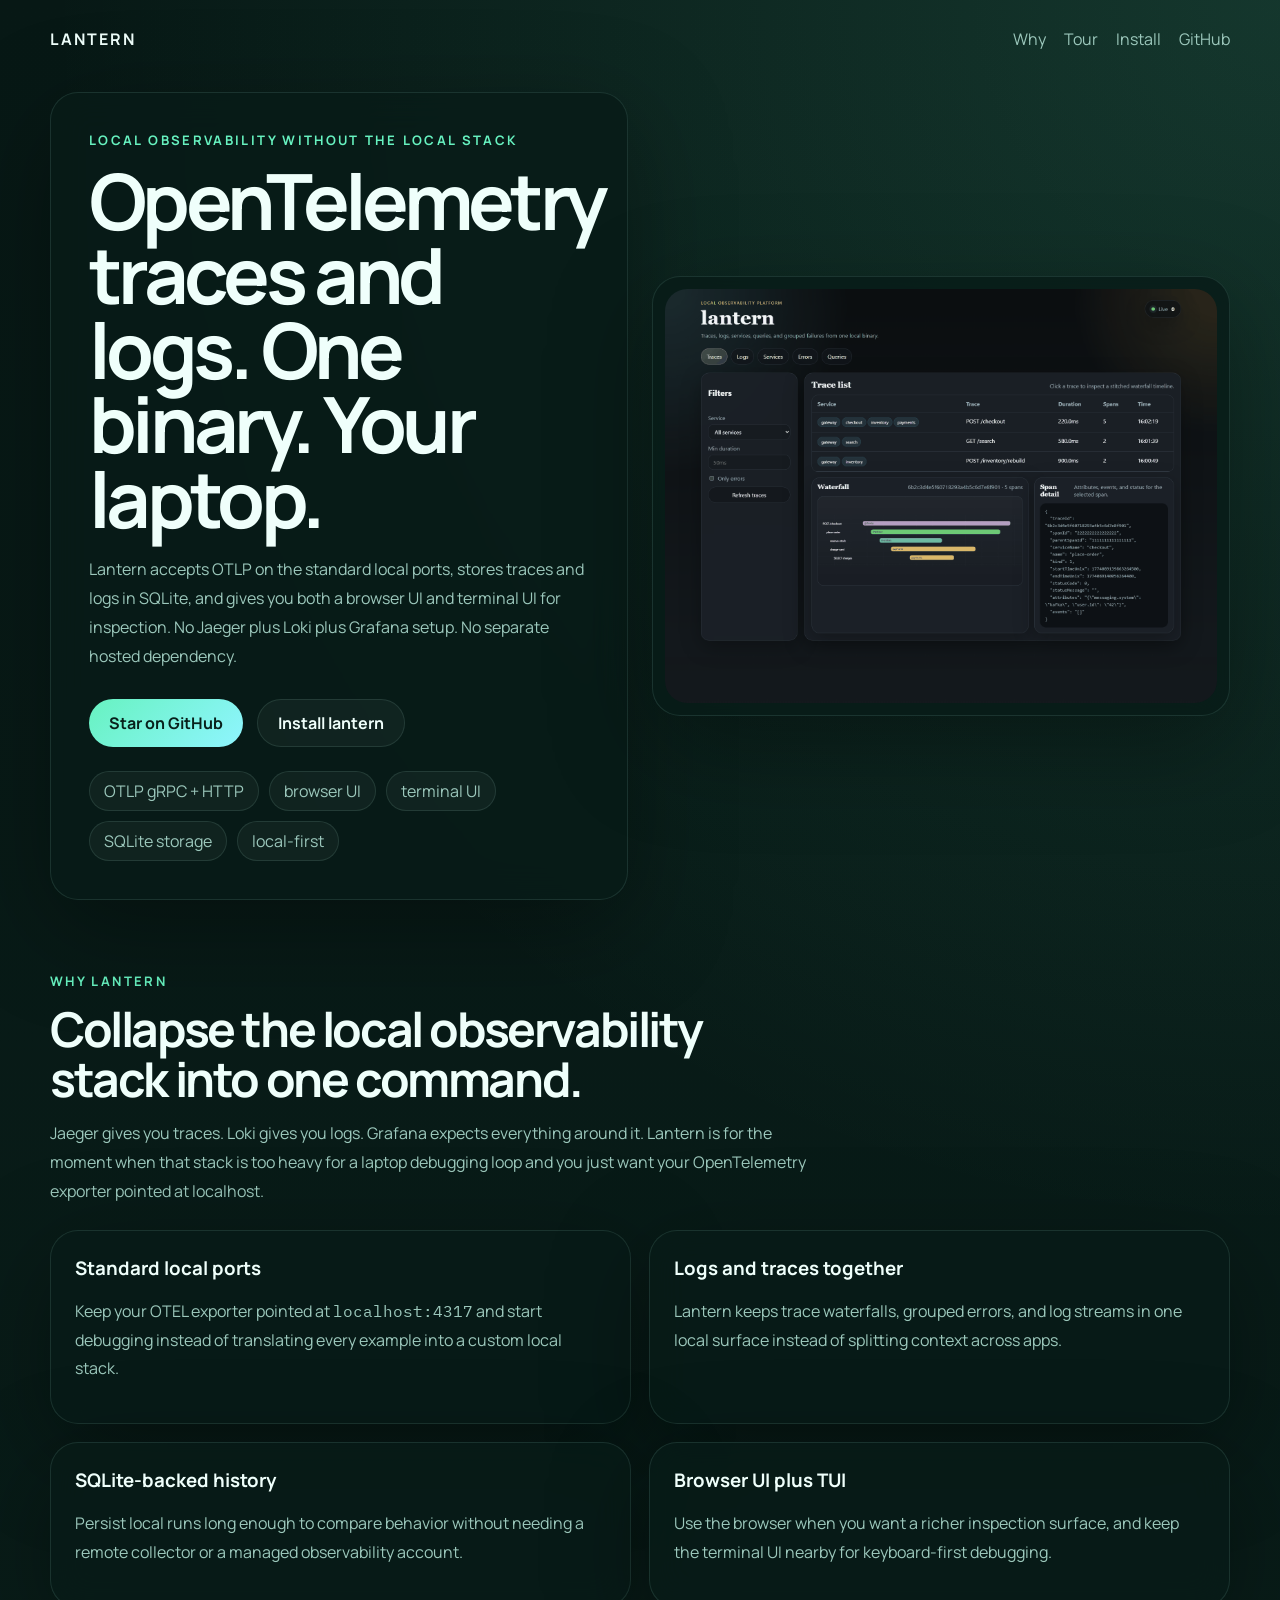
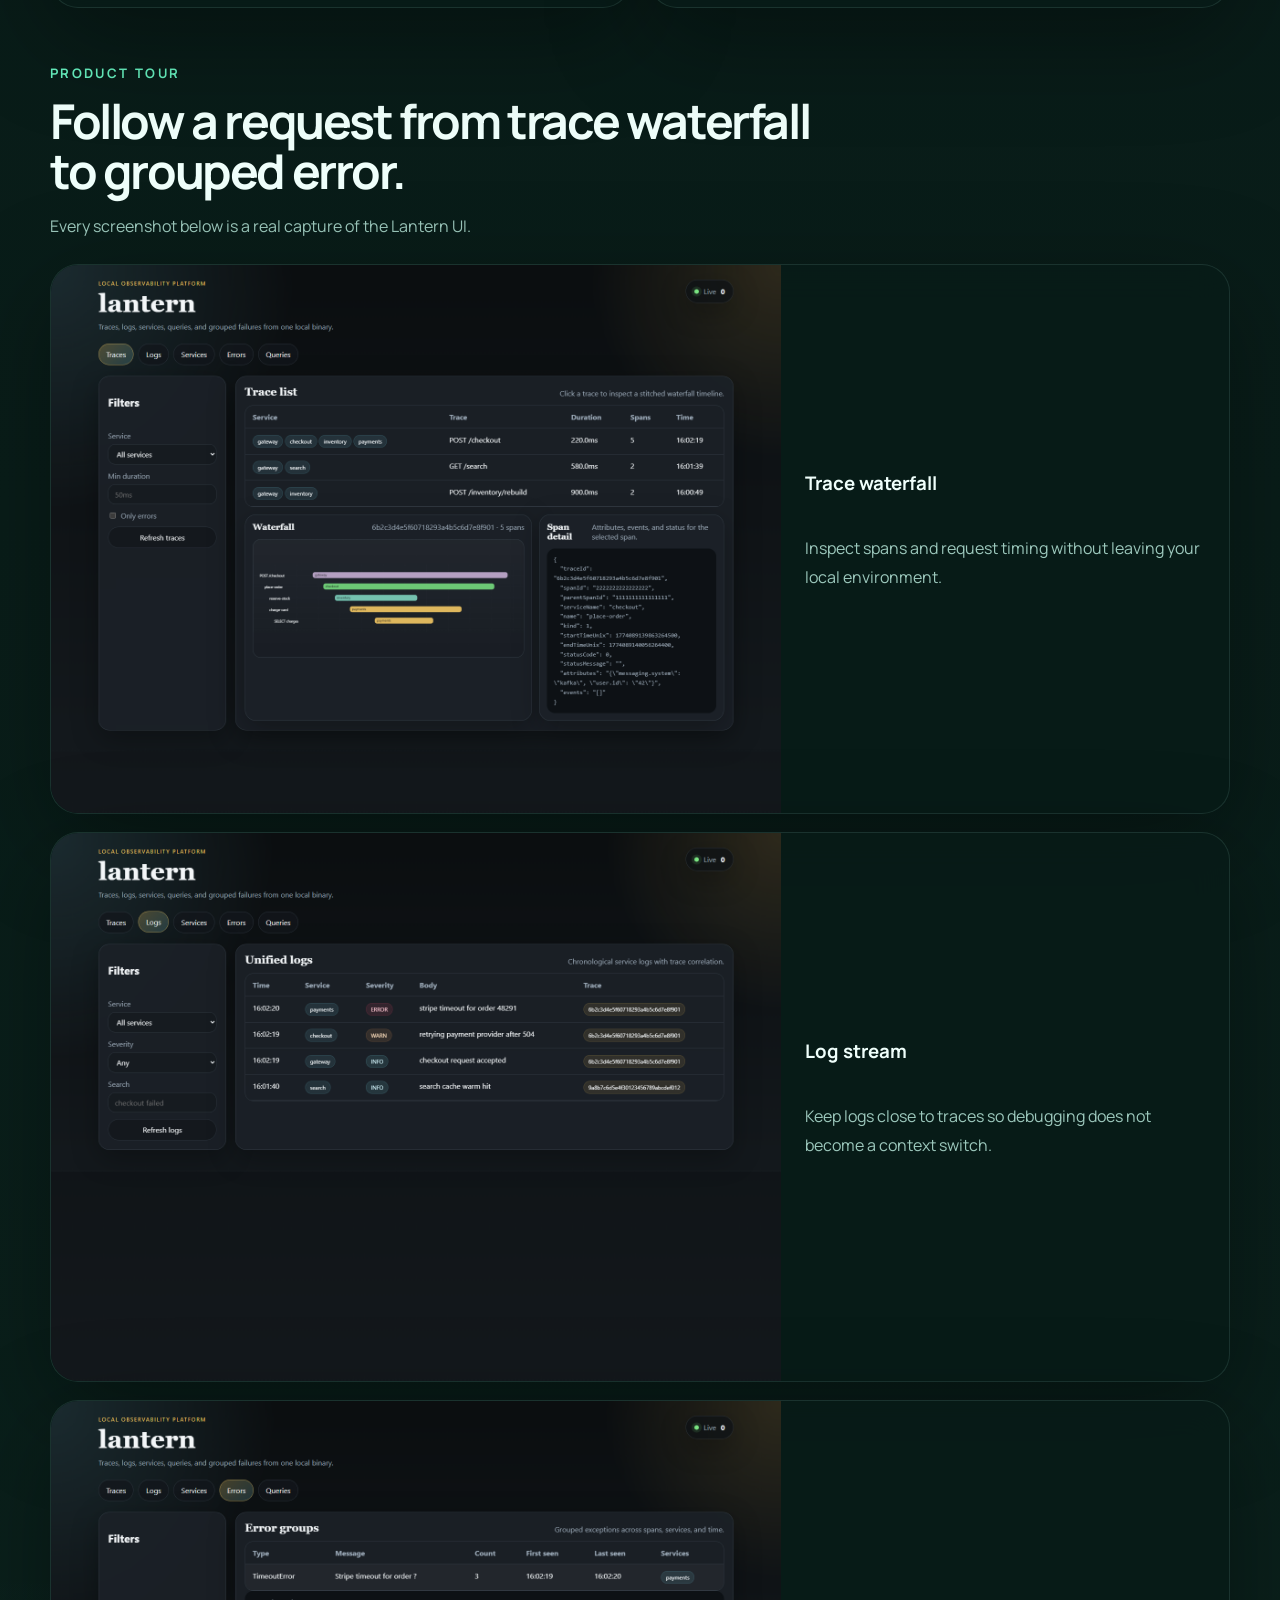
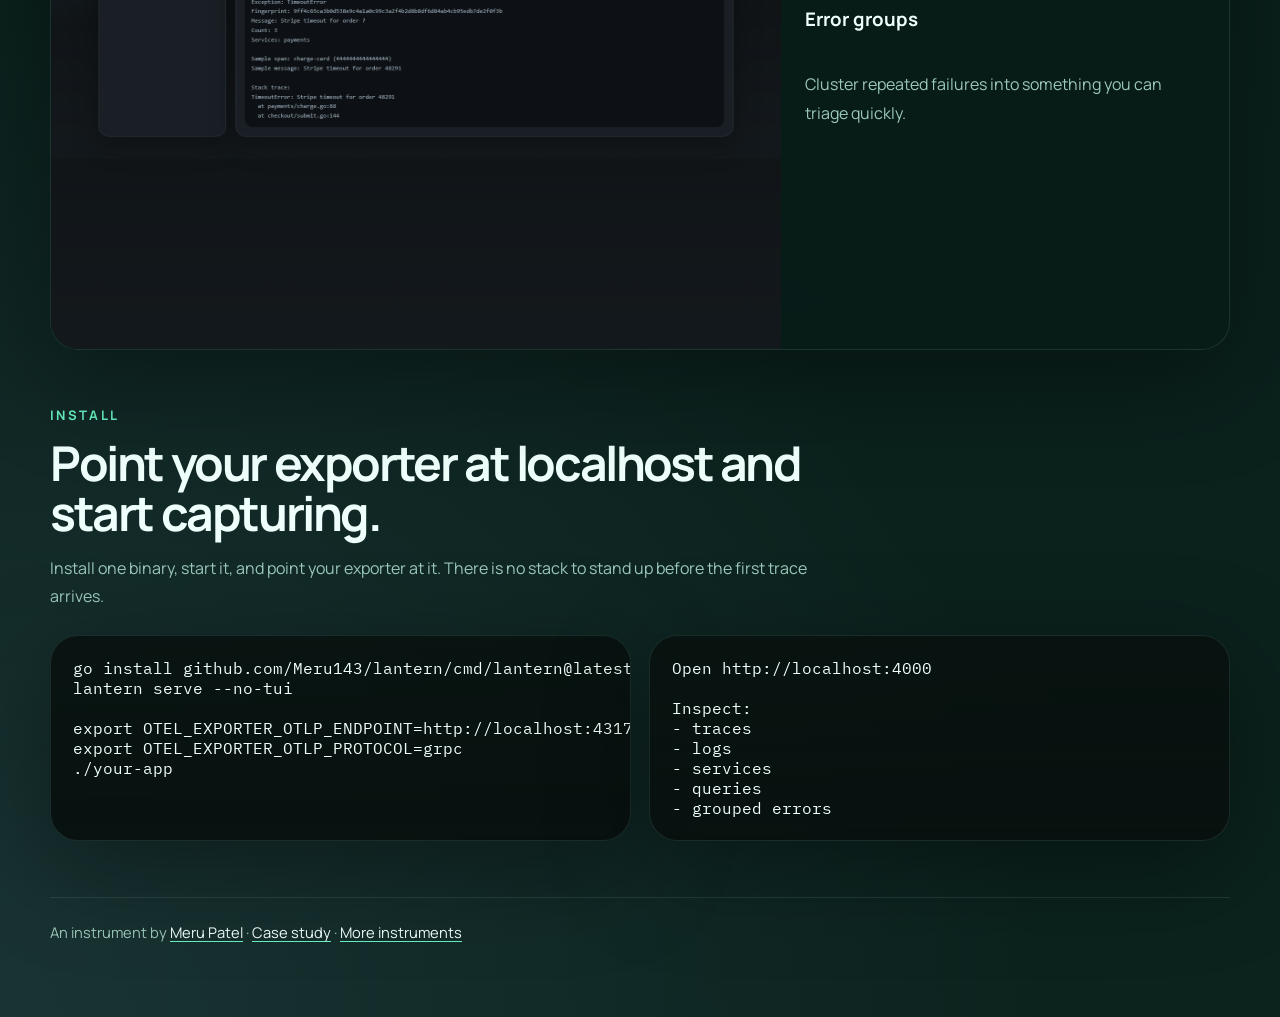
<file: docs/index.html>
<!doctype html>
<html lang="en">
  <head>
    <meta charset="utf-8" />
    <meta name="viewport" content="width=device-width, initial-scale=1" />
    <title>lantern | Local-first observability for OpenTelemetry</title>
    <meta
      name="description"
      content="Run one binary, point your OTEL exporter at localhost:4317, and inspect traces, logs, service edges, queries, and grouped errors."
    />
    <meta property="og:title" content="lantern | Local-first observability for OpenTelemetry" />
    <meta
      property="og:description"
      content="A single local Go binary for OTLP traces and logs with a browser UI and terminal UI."
    />
    <meta property="og:type" content="website" />
    <meta property="og:url" content="https://merup.me/lantern/" />
    <meta property="og:image" content="https://merup.me/og/lantern.jpg" />
    <meta name="twitter:card" content="summary_large_image" />
    <meta name="twitter:image" content="https://merup.me/og/lantern.jpg" />
    <link rel="canonical" href="https://merup.me/lantern/" />
    <link rel="icon" href="/favicon.svg" type="image/svg+xml" />
    <link rel="preconnect" href="https://fonts.googleapis.com" />
    <link rel="preconnect" href="https://fonts.gstatic.com" crossorigin />
    <link
      href="https://fonts.googleapis.com/css2?family=IBM+Plex+Mono:wght@400;500&family=Manrope:wght@400;500;600;700&display=swap"
      rel="stylesheet"
    />
    <link rel="stylesheet" href="./styles.css" />
  </head>
  <body>
    <div class="shell">
      <header class="site-header">
        <a class="brand" href="https://github.com/Meru143/lantern">lantern</a>
        <nav class="nav">
          <a href="#why">Why</a>
          <a href="#tour">Tour</a>
          <a href="#install">Install</a>
          <a href="https://github.com/Meru143/lantern">GitHub</a>
        </nav>
      </header>

      <main>
        <section class="hero">
          <div class="hero-copy">
            <p class="eyebrow">Local observability without the local stack</p>
            <h1>OpenTelemetry traces and logs. One binary. Your laptop.</h1>
            <p class="lede">
              Lantern accepts OTLP on the standard local ports, stores traces and logs
              in SQLite, and gives you both a browser UI and terminal UI for inspection.
              No Jaeger plus Loki plus Grafana setup. No separate hosted dependency.
            </p>
            <div class="actions">
              <a class="button primary" href="https://github.com/Meru143/lantern">
                Star on GitHub
              </a>
              <a class="button secondary" href="#install">Install lantern</a>
            </div>
            <div class="proof-pills">
              <span>OTLP gRPC + HTTP</span>
              <span>browser UI</span>
              <span>terminal UI</span>
              <span>SQLite storage</span>
              <span>local-first</span>
            </div>
          </div>

          <div class="hero-visual">
            <div class="hero-visual-frame">
              <img
                src="./images/lantern-demo.gif"
                alt="Lantern demo showing traces, logs, and UI flow"
              />
            </div>
          </div>
        </section>

        <section id="why" class="section">
          <div class="section-head">
            <p class="eyebrow">Why Lantern</p>
            <h2>Collapse the local observability stack into one command.</h2>
            <p>
              Jaeger gives you traces. Loki gives you logs. Grafana expects everything
              around it. Lantern is for the moment when that stack is too heavy for a
              laptop debugging loop and you just want your OpenTelemetry exporter pointed
              at localhost.
            </p>
          </div>

          <div class="card-grid">
            <article class="feature">
              <h3>Standard local ports</h3>
              <p>
                Keep your OTEL exporter pointed at <code>localhost:4317</code> and start
                debugging instead of translating every example into a custom local stack.
              </p>
            </article>
            <article class="feature">
              <h3>Logs and traces together</h3>
              <p>
                Lantern keeps trace waterfalls, grouped errors, and log streams in one
                local surface instead of splitting context across apps.
              </p>
            </article>
            <article class="feature">
              <h3>SQLite-backed history</h3>
              <p>
                Persist local runs long enough to compare behavior without needing a
                remote collector or a managed observability account.
              </p>
            </article>
            <article class="feature">
              <h3>Browser UI plus TUI</h3>
              <p>
                Use the browser when you want a richer inspection surface, and keep the
                terminal UI nearby for keyboard-first debugging.
              </p>
            </article>
          </div>
        </section>

        <section id="tour" class="section">
          <div class="section-head">
            <p class="eyebrow">Product tour</p>
            <h2>Follow a request from trace waterfall to grouped error.</h2>
            <p>
              Every screenshot below is a real capture of the Lantern UI.
            </p>
          </div>

          <div class="tour-grid">
            <article class="shot">
              <img src="./images/trace-waterfall.png" alt="Lantern trace waterfall view" />
              <div>
                <h3>Trace waterfall</h3>
                <p>Inspect spans and request timing without leaving your local environment.</p>
              </div>
            </article>
            <article class="shot">
              <img src="./images/log-stream.png" alt="Lantern log stream view" />
              <div>
                <h3>Log stream</h3>
                <p>Keep logs close to traces so debugging does not become a context switch.</p>
              </div>
            </article>
            <article class="shot">
              <img src="./images/error-groups.png" alt="Lantern grouped errors view" />
              <div>
                <h3>Error groups</h3>
                <p>Cluster repeated failures into something you can triage quickly.</p>
              </div>
            </article>
          </div>
        </section>

        <section id="install" class="section">
          <div class="section-head">
            <p class="eyebrow">Install</p>
            <h2>Point your exporter at localhost and start capturing.</h2>
            <p>
              Install one binary, start it, and point your exporter at it. There is no
              stack to stand up before the first trace arrives.
            </p>
          </div>

          <div class="install-layout">
            <pre><code>go install github.com/Meru143/lantern/cmd/lantern@latest
lantern serve --no-tui

export OTEL_EXPORTER_OTLP_ENDPOINT=http://localhost:4317
export OTEL_EXPORTER_OTLP_PROTOCOL=grpc
./your-app</code></pre>
            <pre><code>Open http://localhost:4000

Inspect:
- traces
- logs
- services
- queries
- grouped errors</code></pre>
          </div>
        </section>
      </main>

      <footer class="site-footer">
        An instrument by <a href="https://merup.me/">Meru Patel</a> ·
        <a href="https://merup.me/work/lantern">Case study</a> ·
        <a href="https://merup.me/#work">More instruments</a>
      </footer>
    </div>
  </body>
</html>
</file>
<file: docs/styles.css>
:root {
  --bg: #071815;
  --panel: rgba(8, 28, 24, 0.82);
  --panel-strong: rgba(10, 34, 29, 0.94);
  --ink: #effffb;
  --muted: #9cc8bc;
  --line: rgba(162, 230, 210, 0.12);
  --accent: #67f2c0;
  --accent-deep: #33b48c;
  --highlight: #98c8ff;
  --shadow: 0 28px 100px rgba(0, 0, 0, 0.34);
}

* {
  box-sizing: border-box;
}

body {
  margin: 0;
  color: var(--ink);
  background:
    radial-gradient(circle at top right, rgba(103, 242, 192, 0.14), transparent 28%),
    radial-gradient(circle at left bottom, rgba(152, 200, 255, 0.1), transparent 24%),
    linear-gradient(180deg, #071815 0%, #0b221d 100%);
  font-family: "Manrope", system-ui, sans-serif;
}

a {
  color: inherit;
  text-decoration: none;
}

code,
pre {
  max-width: 100%;
  overflow-x: auto;
  font-family: "IBM Plex Mono", ui-monospace, monospace;
}

.shell {
  width: min(1180px, calc(100% - 40px));
  margin: 0 auto;
  padding-bottom: 72px;
}

.site-header {
  display: flex;
  justify-content: space-between;
  align-items: center;
  gap: 24px;
  padding: 28px 0 18px;
}

.brand {
  font-weight: 700;
  letter-spacing: 0.12em;
  text-transform: uppercase;
}

.nav {
  display: flex;
  flex-wrap: wrap;
  gap: 18px;
  color: var(--muted);
}

.hero {
  display: grid;
  grid-template-columns: minmax(0, 1fr) minmax(0, 1fr);
  gap: 24px;
  align-items: start;
  padding: 24px 0 44px;
}

.hero-copy,
.hero-visual,
.feature,
.shot,
.install-layout pre {
  border: 1px solid var(--line);
  border-radius: 28px;
  background: var(--panel);
  box-shadow: var(--shadow);
  backdrop-filter: blur(18px);
}

.hero-copy {
  overflow: hidden;
  padding: 38px;
}

.eyebrow {
  margin: 0 0 14px;
  color: var(--accent);
  font-size: 0.82rem;
  font-weight: 700;
  letter-spacing: 0.18em;
  text-transform: uppercase;
}

h1,
h2,
h3 {
  margin: 0;
}

h1 {
  max-width: 11ch;
  font-size: clamp(2.78rem, 6.35vw, 4.85rem);
  line-height: 0.96;
  letter-spacing: -0.06em;
}

.lede,
.section-head p:last-child,
.feature p,
.shot p {
  color: var(--muted);
  line-height: 1.8;
}

.lede {
  margin: 20px 0 0;
}

.actions {
  display: flex;
  flex-wrap: wrap;
  gap: 14px;
  margin-top: 28px;
}

.button {
  display: inline-flex;
  align-items: center;
  justify-content: center;
  min-height: 48px;
  padding: 0 20px;
  border-radius: 999px;
  font-weight: 700;
}

.button.primary {
  background: linear-gradient(135deg, var(--accent), #8ff5ff);
  color: #08201b;
}

.button.secondary {
  border: 1px solid var(--line);
  background: rgba(255, 255, 255, 0.04);
}

.proof-pills {
  display: flex;
  flex-wrap: wrap;
  gap: 10px;
  margin-top: 24px;
}

.proof-pills span {
  padding: 8px 14px;
  border: 1px solid var(--line);
  border-radius: 999px;
  color: var(--muted);
  background: rgba(255, 255, 255, 0.04);
}

.hero-visual {
  display: grid;
  align-content: center;
  align-self: center;
  height: fit-content;
  padding: 12px;
}

.hero-visual-frame {
  overflow: hidden;
  border-radius: 22px;
  background: #071c18;
}

.hero-visual img {
  display: block;
  width: 100%;
  height: auto;
  max-height: 640px;
  object-fit: contain;
}

.shot img {
  display: block;
  width: 100%;
  height: 100%;
  object-fit: cover;
}

.section {
  padding: 28px 0;
}

.section-head {
  max-width: 760px;
}

h2 {
  font-size: clamp(2rem, 4vw, 3rem);
  line-height: 1.04;
  letter-spacing: -0.05em;
}

.card-grid,
.tour-grid,
.install-layout {
  display: grid;
  gap: 18px;
  margin-top: 24px;
}

.card-grid {
  grid-template-columns: repeat(2, minmax(0, 1fr));
}

.feature,
.shot {
  padding: 24px;
}

.feature h3,
.shot h3 {
  margin-bottom: 12px;
}

.tour-grid {
  grid-template-columns: 1fr;
}

.shot {
  overflow: hidden;
  display: grid;
  grid-template-columns: minmax(0, 0.62fr) minmax(260px, 0.38fr);
  padding: 0;
}

.shot img {
  min-height: 280px;
  aspect-ratio: auto;
}

.shot div {
  display: grid;
  align-content: center;
  gap: 10px;
  padding: 24px;
}

.install-layout {
  grid-template-columns: repeat(2, minmax(0, 1fr));
}

.install-layout pre {
  margin: 0;
  padding: 22px;
  color: #effffb;
  background: linear-gradient(180deg, rgba(8, 17, 15, 0.88), rgba(8, 17, 15, 0.98));
  overflow-x: auto;
}

.site-footer {
  margin-top: 28px;
  padding-top: 22px;
  border-top: 1px solid var(--line);
  color: var(--muted);
  font-size: 0.92rem;
  line-height: 1.7;
}

.site-footer a {
  color: var(--ink);
  text-decoration: underline;
  text-decoration-color: var(--accent);
  text-underline-offset: 0.2em;
}

@media (max-width: 980px) {
  .hero,
  .card-grid,
  .install-layout {
    grid-template-columns: 1fr;
  }

  .shot {
    grid-template-columns: 1fr;
  }

  .site-header {
    flex-direction: column;
    align-items: flex-start;
  }
}

@media (max-width: 640px) {
  .shell {
    width: min(100% - 24px, 1180px);
  }

  .hero-copy,
  .hero-visual,
  .feature,
  .shot,
  .install-layout pre {
    border-radius: 22px;
  }

  .hero-copy {
    padding: 28px;
  }

  /* Scale the headline on narrow phones so "OpenTelemetry" is not clipped by the card. */
  h1 {
    font-size: min(2.78rem, 11vw);
  }
}
</file>
